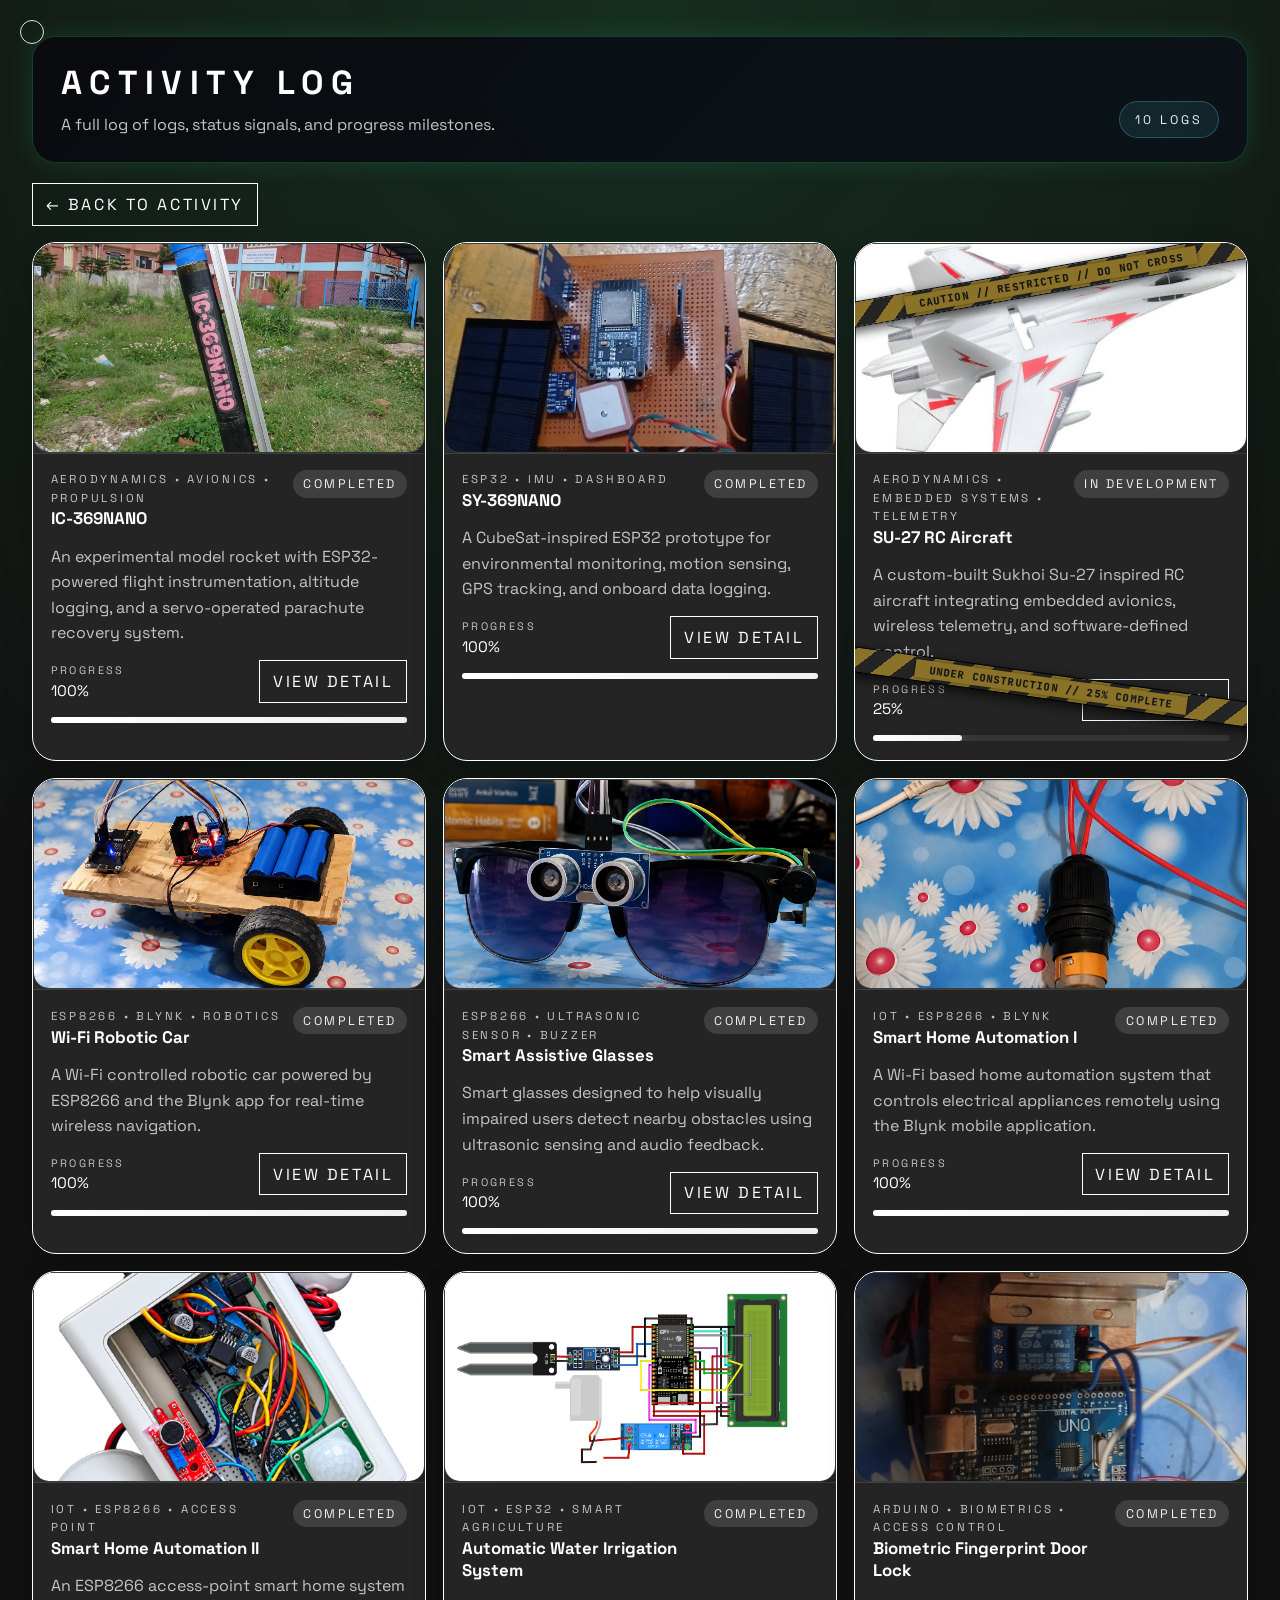
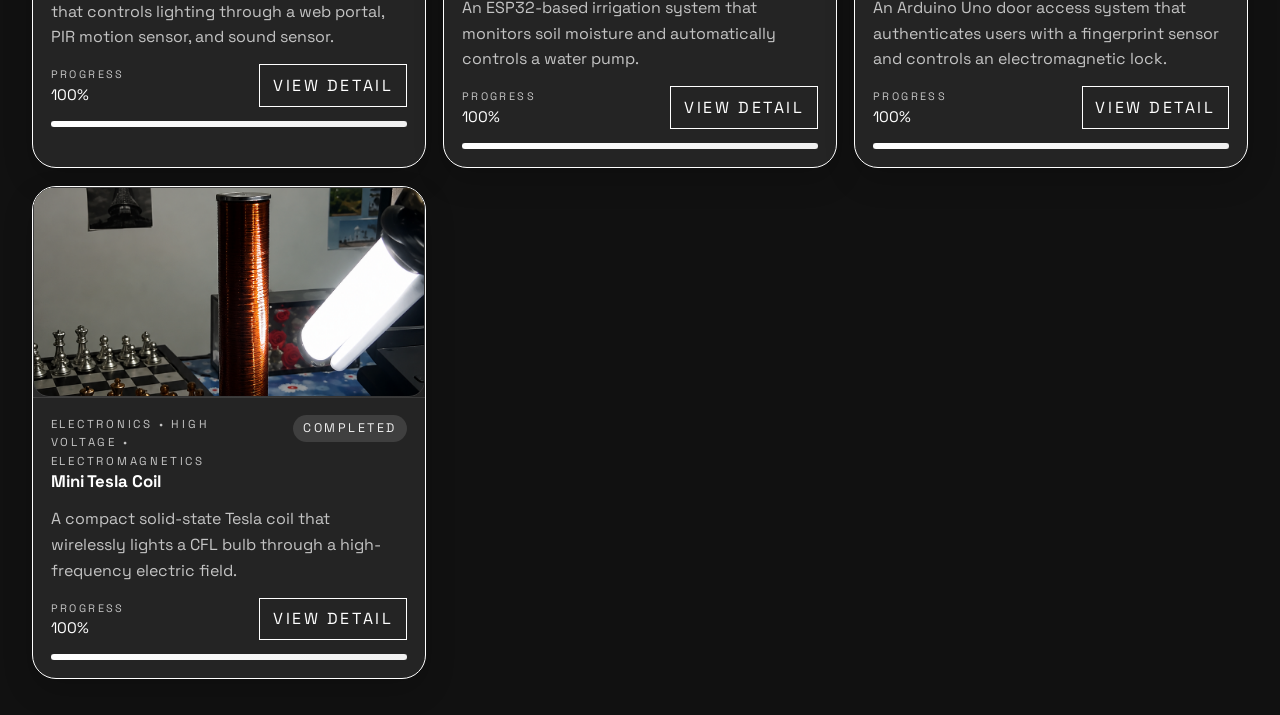
<file: project-archive.html>
<!doctype html>
<html lang="en">
  <head>
    <meta charset="utf-8" />
    <meta name="viewport" content="width=device-width, initial-scale=1.0" />
    <title>Project Archive — Activity Log</title>
    <link rel="preconnect" href="https://fonts.googleapis.com" />
    <link rel="preconnect" href="https://fonts.gstatic.com" crossorigin />
    <link href="https://fonts.googleapis.com/css2?family=JetBrains+Mono:wght@400;500;700&family=Michroma&family=Orbitron:wght@500;700;800&family=Space+Grotesk:wght@400;500;700&display=swap" rel="stylesheet" />
    <link rel="stylesheet" href="./css/style.css" />
    <link rel="stylesheet" href="./css/animations.css" />
    <link rel="stylesheet" href="./css/cursor.css" />
    <link rel="stylesheet" href="./css/responsive.css" />
    <style>
      body {
        min-height: 100vh;
        padding: 2rem;
        background: radial-gradient(circle at top, rgba(57,255,136,0.12), transparent 44%), var(--bg, #05070a);
      }
      .archive-shell {
        width: min(1480px, 100%);
        max-width: none;
        margin: 0 auto;
        display: grid;
        gap: 1.25rem;
        align-content: start;
        padding: 0.25rem 0;
      }
      .archive-banner {
        border: 1px solid rgba(57,255,136,0.2);
        background: linear-gradient(135deg, rgba(8,10,14,0.95), rgba(12,18,24,0.9));
        padding: 1.5rem 1.75rem;
        box-shadow: 0 0 26px rgba(57,255,136,0.12);
        border-radius: 24px;
        display: flex;
        justify-content: space-between;
        align-items: end;
        gap: 1rem;
        flex-wrap: wrap;
      }
      .archive-banner h1 {
        margin: 0 0 0.45rem;
        font-size: clamp(1.4rem, 2.6vw, 2.15rem);
        color: var(--green);
        letter-spacing: 0.22em;
        text-transform: uppercase;
      }
      .archive-banner p {
        margin: 0;
        color: var(--muted);
        line-height: 1.7;
        max-width: 42rem;
      }
      .archive-banner .archive-pill {
        border: 1px solid rgba(92,225,255,0.26);
        color: var(--cyan);
        padding: 0.6rem 0.95rem;
        border-radius: 999px;
        font-size: 0.78rem;
        letter-spacing: 0.24em;
        text-transform: uppercase;
        background: rgba(92,225,255,0.09);
      }
      .archive-page {
        display: grid;
        gap: 1rem;
      }
      .archive-grid {
        display: grid;
        grid-template-columns: repeat(3, minmax(0, 1fr));
        gap: 1.1rem;
        align-items: start;
        width: 100%;
      }
      @media (max-width: 1200px) {
        .archive-grid { grid-template-columns: repeat(2, minmax(0, 1fr)); }
      }
      @media (max-width: 820px) {
        body { padding: 1rem; }
        .archive-grid { grid-template-columns: repeat(2, minmax(0, 1fr)); }
      }
      @media (max-width: 620px) {
        body { padding: 0.9rem; }
        .archive-grid { grid-template-columns: 1fr; }
      }
    </style>
  </head>
  <body>
    <div class="cursor" aria-hidden="true"></div>
    <div class="archive-shell">
      <div class="archive-banner">
        <div>
          <h1>Activity Log</h1>
          <p>A full log of logs, status signals, and progress milestones.</p>
        </div>
        <div class="archive-pill">10 Logs</div>
      </div>
      <div id="projects-grid" class="archive-container"></div>
    </div>
    <div id="modal-root" class="modal-root" aria-hidden="true">
      <div class="modal-card">
        <button class="modal-close" id="modal-close">×</button>
        <div id="modal-content"></div>
      </div>
    </div>
    <script type="module" src="./js/projects.js"></script>
    <script type="module" src="./js/archive-cursor.js"></script>
  </body>
</html>
</file>
<file: css/style.css>
:root {
  --bg: #111111;
  --panel: #242424;
  --panel-raised: #2c2c2c;
  --border: #ffffff;
  --green: #ffffff;
  --cyan: #f0f0f0;
  --text: #ffffff;
  --muted: #c4c4c4;
  --amber: #d0d0d0;
  --shadow: 0 16px 36px rgba(0, 0, 0, 0.24);
}

* { box-sizing: border-box; }
html, body { margin: 0; min-height: 100%; background: var(--bg); color: var(--text); font-family: 'Space Grotesk', sans-serif; overflow-x: hidden; }
body { position: relative; }
img { max-width: 100%; display: block; }
a { color: inherit; text-decoration: none; }
button, input, textarea { font: inherit; }
button { cursor: none; }

.screen,
.app-shell,
.footer,
.modal-root,
.transition-overlay {
  position: relative;
  z-index: 2;
}

.screen {
  min-height: 100vh;
  display: grid;
  place-items: center;
  padding: 2rem;
  transition: opacity 0.5s ease, transform 0.5s ease;
}

.screen.hidden {
  opacity: 0;
  pointer-events: none;
  transform: scale(0.98);
}

.boot-screen {
  background: var(--bg);
}

.boot-shell {
  width: min(720px, 100%);
  display: flex;
  justify-content: center;
  align-items: center;
  text-align: center;
}

.boot-title,
.boot-output,
.enter-button,
.module-title,
.top-bar,
.eyebrow,
.label,
.profile-name,
.footer a,
.nav-item,
.tab,
.contact-button,
.copy-button,
.modal-close,
.status-pill {
  font-family: 'Orbitron', sans-serif;
}

.boot-title {
  font-size: 0.9rem;
  letter-spacing: 0.4em;
  color: var(--green);
  margin-bottom: 1.5rem;
}

.boot-output {
  min-height: 220px;
  width: 100%;
  display: grid;
  place-items: center;
  font-family: 'JetBrains Mono', monospace;
  color: var(--cyan);
  line-height: 1.7;
  font-size: 1rem;
}

.blink {
  display: inline-block;
  animation: blink 0.95s steps(1) infinite;
  color: var(--green);
}

.boot-progress {
  margin-top: 1rem;
  height: 8px;
  background: rgba(255, 255, 255, 0.08);
  overflow: hidden;
  border: 1px solid rgba(255, 255, 255, 0.15);
}

#boot-progress-bar {
  width: 0;
  height: 100%;
  background: linear-gradient(90deg, var(--green), var(--cyan));
  box-shadow: 0 0 18px var(--green);
  transition: width 0.1s linear;
}

.landing-shell {
  display: grid;
  place-items: center;
  gap: 1.2rem;
  text-align: center;
  max-width: 780px;
  width: 100%;
}

.landing-panel {
  display: flex;
  flex-direction: column;
  align-items: center;
  gap: 1.2rem;
  padding: 1.7rem 1.5rem;
  border: 1px solid var(--border);
  background: var(--panel);
  box-shadow: var(--shadow);
  border-radius: 28px;
  width: min(100%, 560px);
}

.landing-screen.is-transitioning .landing-panel {
  background: transparent;
  border-color: transparent;
  box-shadow: none;
}

.landing-screen.is-transitioning .landing-quote,
.landing-screen.is-transitioning .landing-content {
  opacity: 0;
  pointer-events: none;
}

.landing-media {
  display: flex;
  justify-content: center;
  width: 100%;
}

.landing-media .portrait-frame {
  margin: 0 auto;
  width: min(280px, 74vw);
}

.landing-content {
  display: grid;
  gap: 0.95rem;
  justify-items: center;
}

.landing-quote {
  margin: 0;
  font-family: 'JetBrains Mono', monospace;
  font-size: clamp(1.8rem, 3.5vw, 3rem);
  color: var(--green);
  letter-spacing: normal;
  text-transform: uppercase;
  font-weight: 700;
  line-height: 1.15;
}

.portrait-frame {
  position: relative;
  width: min(280px, 72vw);
  aspect-ratio: 1;
  display: grid;
  place-items: center;
  border-radius: 50%;
  border: none;
  background: radial-gradient(circle, rgba(196, 196, 196, 0.06), transparent 70%);
  box-shadow: inset 0 0 48px rgba(196, 196, 196, 0.05), 0 0 24px rgba(196, 196, 196, 0.06);
  animation: drift 7s ease-in-out infinite;
}

.portrait {
  width: 66%;
  aspect-ratio: 1;
  object-fit: cover;
  border-radius: 50%;
  border: 1px solid rgba(255, 255, 255, 0.16);
  background: rgba(0, 0, 0, 0.2);
  box-shadow: 0 0 30px rgba(255, 255, 255, 0.12);
}

.portrait-glow {
  position: absolute;
  inset: 10%;
  border-radius: 50%;
  border: none;
  pointer-events: none;
}

.orbit {
  position: absolute;
  inset: 0;
  border-radius: 50%;
  border: 2px solid rgba(255, 255, 255, 0.18);
  pointer-events: none;
}

.orbit-outer {
  inset: -4%;
  border-color: rgba(232, 232, 232, 0.42) transparent rgba(232, 232, 232, 0.42) transparent;
  animation: spin 8s ease-in-out infinite alternate;
}

.orbit-inner {
  inset: 4%;
  border-color: transparent rgba(196, 196, 196, 0.36) transparent rgba(196, 196, 196, 0.36);
  animation: spin 8s ease-in-out infinite alternate-reverse;
}

.handle {
  font-size: clamp(1.05rem, 2vw, 1.35rem);
  letter-spacing: 0.3em;
  color: var(--text);
  margin-top: 0.2rem;
}

.enter-button {
  border: 1px solid var(--green);
  background: transparent;
  color: var(--text);
  padding: 1rem 2rem;
  letter-spacing: 0.2em;
  text-transform: uppercase;
  position: relative;
  overflow: hidden;
  transition: transform 220ms ease, box-shadow 220ms ease, border-color 220ms ease;
}

.enter-button:hover {
  transform: translateY(-3px);
  box-shadow: 0 0 25px rgba(255, 255, 255, 0.25);
  border-color: var(--cyan);
}

.enter-button::before {
  content: '';
  position: absolute;
  inset: 0;
  transform: translateX(-100%);
  background: linear-gradient(90deg, transparent, rgba(255, 255, 255, 0.16), transparent);
  transition: transform 420ms ease;
}

.enter-button:hover::before {
  transform: translateX(100%);
}

.landing-subtitle {
  color: var(--muted);
  letter-spacing: 0.25em;
  text-transform: uppercase;
}

.app-shell {
  min-height: 100vh;
  padding: 1rem 1rem 7rem;
}

.top-bar {
  display: flex;
  align-items: center;
  justify-content: space-between;
  padding: 1rem 1.25rem;
  border: 1px solid var(--border);
  background: var(--panel-raised);
  backdrop-filter: blur(16px);
  position: sticky;
  top: 1rem;
  z-index: 4;
  border-radius: 18px;
}

.top-bar__left,
.top-bar__right,
.top-bar__center {
  display: flex;
  align-items: center;
  gap: 0.75rem;
}

.top-bar__left {
  flex: 1;
}

.top-bar__file {
  display: flex;
  align-items: center;
  gap: 0.5rem;
}

.top-bar__center {
  flex-direction: column;
  justify-content: center;
  flex: 1 0 0;
  gap: 0.2rem;
}

.top-bar__right {
  justify-content: flex-end;
  flex: 1;
}

.label,
.eyebrow {
  color: var(--muted);
  letter-spacing: 0.18em;
  text-transform: uppercase;
  font-size: 0.75rem;
}

.module-title {
  font-size: 0.95rem;
  letter-spacing: 0.22em;
  color: var(--green);
  transition: opacity 0.32s ease, transform 0.32s ease;
}

.module-title.is-switching {
  animation: title-flicker 0.45s ease;
}

.dock-toggle {
  display: grid;
  place-items: center;
  width: 1.5rem;
  height: 1rem;
  padding: 0;
  border: 0;
  background: transparent;
  color: var(--muted);
  cursor: pointer;
  transition: color 180ms ease, transform 180ms ease;
}

.dock-toggle:hover,
.dock-toggle.active {
  color: var(--text);
}

.dock-toggle.active svg {
  transform: rotate(180deg);
}

.dock-toggle svg {
  width: 16px;
  height: 16px;
  fill: none;
  stroke: currentColor;
  stroke-width: 2;
  stroke-linecap: round;
  stroke-linejoin: round;
  transition: transform 180ms ease;
}

.status-pill {
  border: 1px solid rgba(255, 255, 255, 0.2);
  padding: 0.5rem 0.8rem;
  border-radius: 999px;
  display: inline-flex;
  align-items: center;
  gap: 0.45rem;
  color: var(--green);
}

.status-dot {
  width: 0.65rem;
  height: 0.65rem;
  background: #79a88a;
  border-radius: 50%;
  box-shadow: 0 0 10px rgba(121, 168, 138, 0.55);
  animation: pulse 1.7s ease-in-out infinite;
}

.module-dock {
  position: fixed;
  left: 50%;
  bottom: max(1rem, env(safe-area-inset-bottom));
  z-index: 9999;
  display: flex;
  align-items: center;
  justify-content: center;
  gap: 0.5rem;
  width: max-content;
  max-width: calc(100vw - 1.5rem);
  padding: 0.6rem;
  overflow-x: auto;
  border: 1px solid #ffffff;
  border-radius: 20px;
  background: rgba(36, 36, 36, 0.94);
  box-shadow: 0 16px 40px rgba(0, 0, 0, 0.5);
  backdrop-filter: blur(18px);
  opacity: 0;
  pointer-events: none;
  transform: translate(-50%, calc(100% + 2rem));
  transition: transform 260ms cubic-bezier(0.2, 0.8, 0.2, 1), opacity 200ms ease;
}

.module-dock.open {
  opacity: 1;
  pointer-events: auto;
  transform: translate(-50%, 0);
}

.nav-item {
  flex: 0 0 48px;
  display: grid;
  place-items: center;
  width: 48px;
  height: 48px;
  padding: 0;
  border: 1px solid transparent;
  border-radius: 14px;
  background: transparent;
  color: var(--text);
  transition: background 180ms ease, border-color 180ms ease, color 180ms ease, transform 180ms ease;
}

.nav-item svg {
  width: 30px;
  height: 30px;
  fill: none;
  stroke: currentColor;
  stroke-width: 1.7;
  stroke-linecap: round;
  stroke-linejoin: round;
}

.nav-item:hover,
.nav-item.active {
  background: rgba(255, 255, 255, 0.1);
  border-color: #ffffff;
  color: var(--green);
  transform: translateY(-4px);
}

.nav-item--muted {
  color: var(--muted);
}

.module-dock::-webkit-scrollbar {
  display: none;
}

.module-dock {
  scrollbar-width: none;
}

.nav-item:focus-visible,
.dock-toggle:focus-visible {
  outline: 2px solid #ffffff;
  outline-offset: 3px;
}

.dock-divider {
  align-self: stretch;
  width: 1px;
  margin: 0.3rem 0.1rem;
  background: rgba(255, 255, 255, 0.45);
}

.content-shell {
  padding-top: 1.25rem;
  display: grid;
}

.module {
  display: none;
  min-width: 0;
  animation: module-arrive 380ms cubic-bezier(0.2, 0.75, 0.25, 1);
}

.module.active { display: block; }

.module-header {
  display: flex;
  justify-content: space-between;
  align-items: end;
  gap: 1rem;
  margin: 1rem 0 1.3rem;
}

.module-header h2 {
  margin: 0.2rem 0 0;
  font-size: clamp(1.35rem, 2.4vw, 1.85rem);
  color: var(--green);
  letter-spacing: 0.12em;
  text-transform: uppercase;
}

.module-copy {
  color: #c7c7c7;
  max-width: 28rem;
  line-height: 1.6;
  font-size: 0.95rem;
  text-align: right;
  margin: 0;
  padding: 0 0 0.25rem;
  align-self: flex-end;
}

.projects-grid,
.archive-grid {
  display: grid;
  gap: 1rem;
  align-items: stretch;
}

.projects-grid {
  grid-template-columns: repeat(3, minmax(0, 1fr));
}

.archive-grid {
  grid-template-columns: repeat(3, minmax(0, 1fr));
}

.project-card,
.profile-card,
.network-card,
.habit-card,
.modal-card {
  border: 1px solid var(--border);
  background: var(--panel);
  box-shadow: 0 12px 30px rgba(0, 0, 0, 0.18);
}

.project-card {
  padding: 0;
  display: flex;
  flex-direction: column;
  gap: 0;
  min-height: clamp(340px, 30vw, 420px);
  height: 100%;
  width: 100%;
  overflow: hidden;
  border-radius: 24px;
  transition: transform 220ms ease, border-color 220ms ease, box-shadow 220ms ease;
}

/* Crime Scene / Caution Tape Styling for SU-27 RC Aircraft */
.crime-tape-card {
  position: relative;
  overflow: hidden;
  border: 1px solid #ffffff !important;
  box-shadow: 0 12px 30px rgba(0, 0, 0, 0.2) !important;
}

.crime-tape-overlay {
  position: absolute;
  inset: 0;
  pointer-events: none;
  z-index: 10;
  overflow: hidden;
}

.crime-tape {
  position: absolute;
  width: 140%;
  left: -20%;
  background: repeating-linear-gradient(
    -45deg,
    #8a7228,
    #8a7228 14px,
    #242424 14px,
    #242424 28px
  );
  box-shadow: 0 4px 12px rgba(0, 0, 0, 0.7);
  display: flex;
  align-items: center;
  justify-content: center;
  padding: 3px 0;
  border-top: 1px solid #000000;
  border-bottom: 1px solid #000000;
}

.crime-tape-label {
  background: #8a7228;
  color: #171717;
  font-family: 'JetBrains Mono', monospace, sans-serif;
  font-weight: 900;
  font-size: 0.65rem;
  letter-spacing: 0.12em;
  text-transform: uppercase;
  padding: 2px 14px;
  box-shadow: 0 0 4px rgba(0, 0, 0, 0.5);
  white-space: nowrap;
}

.crime-tape.tape-1 {
  top: 24px;
  transform: rotate(-10deg);
}

.crime-tape.tape-2 {
  bottom: 60px;
  transform: rotate(8deg);
}

.project-card__image {
  border-bottom: 1px solid rgba(255, 255, 255, 0.08);
  background: linear-gradient(135deg, #303030, #222222);
}

.project-card__image img {
  width: 100%;
  height: clamp(150px, 22vw, 210px);
  object-fit: cover;
  display: block;
}

.project-card__body {
  display: flex;
  flex-direction: column;
  gap: 0.9rem;
  padding: 1.05rem 1.1rem 1.15rem;
  flex: 1;
}

.project-card__header {
  display: flex;
  justify-content: space-between;
  align-items: flex-start;
  gap: 0.75rem;
}

.project-eyebrow {
  margin: 0 0 0.25rem;
  font-size: 0.72rem;
  letter-spacing: 0.24em;
  text-transform: uppercase;
  color: var(--cyan);
}

.project-metrics {
  display: flex;
  justify-content: space-between;
  align-items: center;
  gap: 0.75rem;
  flex-wrap: wrap;
}

.metric {
  display: flex;
  flex-direction: column;
  gap: 0.2rem;
}

.metric-label {
  font-size: 0.68rem;
  letter-spacing: 0.22em;
  text-transform: uppercase;
  color: var(--muted);
}

.metric-value {
  font-size: 0.95rem;
  color: var(--green);
}

.status-chip {
  display: inline-flex;
  align-items: center;
  gap: 0.35rem;
  padding: 0.35rem 0.65rem;
  border-radius: 999px;
  background: rgba(255, 255, 255, 0.12);
  color: var(--cyan);
  font-size: 0.74rem;
  letter-spacing: 0.2em;
  text-transform: uppercase;
  white-space: nowrap;
}

.status-chip--live {
  background: rgba(255, 255, 255, 0.16);
  color: var(--green);
}

.status-chip--review {
  background: rgba(255, 255, 255, 0.16);
  color: var(--amber);
}

.archive-page {
  display: grid;
  gap: 1rem;
}

.archive-page__header {
  display: flex;
  justify-content: flex-start;
}

.archive-grid {
  display: grid;
  grid-template-columns: repeat(3, minmax(0, 1fr));
  gap: 1rem;
}

.project-card--compact {
  min-height: 320px;
}

.project-image {
  width: 100%;
  height: clamp(140px, 20vw, 180px);
  object-fit: cover;
  border-radius: 16px;
  border: 1px solid rgba(255, 255, 255, 0.08);
}

.project-card:hover {
  transform: translateY(-5px);
  border-color: #ffffff;
  box-shadow: 0 18px 36px rgba(0, 0, 0, 0.32);
}

.project-card h3 {
  margin: 0;
  color: var(--text);
  font-size: 1.05rem;
}

.project-card p,
.profile-content p,
.signal-details p,
.footer p,
.footer li,
.modal-card p {
  color: var(--muted);
  line-height: 1.6;
  margin: 0;
}

.status-chip {
  display: inline-flex;
  align-items: center;
  gap: 0.4rem;
  font-size: 0.78rem;
  letter-spacing: 0.2em;
  text-transform: uppercase;
  color: var(--cyan);
}

.progress-track {
  width: 100%;
  height: 6px;
  background: rgba(255, 255, 255, 0.08);
  overflow: hidden;
  position: relative;
}

.progress-fill {
  height: 100%;
  width: 0;
  background: linear-gradient(90deg, var(--green), var(--cyan));
  border-radius: 999px;
  box-shadow: 0 0 14px rgba(255, 255, 255, 0.3);
  transition: width 650ms cubic-bezier(.32,1.58,.57,1);
}

.project-top {
  display: flex;
  justify-content: space-between;
  align-items: start;
  gap: 1rem;
  flex-wrap: wrap;
}

.project-actions {
  display: flex;
  justify-content: space-between;
  align-items: center;
  margin-top: auto;
  gap: 0.75rem;
  flex-wrap: wrap;
}

.secondary-button,
.contact-button,
.copy-button,
.modal-close {
  border: 1px solid #ffffff;
  color: var(--text);
  background: transparent;
  padding: 0.6rem 0.8rem;
  letter-spacing: 0.16em;
  text-transform: uppercase;
  transition: background 220ms ease, transform 220ms ease, border-color 220ms ease;
}

.secondary-button:hover,
.contact-button:hover,
.copy-button:hover,
.modal-close:hover {
  background: rgba(255, 255, 255, 0.12);
  border-color: rgba(255, 255, 255, 0.35);
  transform: translateY(-2px);
}

.project-card--expand {
  grid-column: 1 / -1;
  align-items: flex-start;
  max-height: 0;
  overflow: hidden;
  opacity: 0;
  padding-top: 0;
  padding-bottom: 0;
  transition: max-height 420ms ease, opacity 420ms ease, padding 420ms ease;
}

.project-card--expand.open {
  max-height: 420px;
  opacity: 1;
  padding-top: 1rem;
  padding-bottom: 1rem;
}

.secondary-card {
  grid-column: 1 / -1;
}

.profile-grid {
  display: grid;
  gap: 1rem;
}

.profile-card--hero {
  display: grid;
  grid-template-columns: minmax(240px, 320px) 1fr;
  gap: 1.25rem;
  padding: 1rem;
  min-height: 560px;
}

.profile-photo {
  width: 100%;
  border-radius: 24px;
  border: 1px solid rgba(255, 255, 255, 0.2);
  box-shadow: 0 0 24px rgba(255, 255, 255, 0.08);
}

.profile-name {
  font-size: 1.25rem;
  letter-spacing: 0.2em;
  margin: 0 0 0.35rem;
  color: var(--green);
}

.profile-subtitle {
  margin: 0 0 1rem;
  color: var(--muted);
  letter-spacing: 0.22em;
  text-transform: uppercase;
}

.profile-tabs {
  display: flex;
  flex-wrap: wrap;
  gap: 0.7rem;
  margin-bottom: 1rem;
}

.tab {
  border: 1px solid rgba(255, 255, 255, 0.75);
  background: transparent;
  color: var(--text);
  padding: 0.55rem 0.7rem;
  letter-spacing: 0.14em;
  text-transform: uppercase;
}

.tab.active {
  color: var(--green);
  border-color: #ffffff;
}

.profile-content {
  min-height: 140px;
  margin-bottom: 1rem;
}

.profile-socials {
  display: flex;
  flex-wrap: wrap;
  gap: 0.6rem;
  margin-bottom: 1rem;
}

.profile-socials a {
  padding: 0.4rem 0.6rem;
  border: 1px solid rgba(255, 255, 255, 0.75);
  color: var(--cyan);
  font-size: 0.8rem;
  letter-spacing: 0.14em;
  text-transform: uppercase;
}

.certifications-card {
  padding: 1rem;
}

.module-header--compact {
  margin: 0 0 0.8rem;
}

.cert-list {
  display: grid;
  gap: 0.9rem;
}

.cert-item {
  border: 1px solid var(--border);
  padding: 0.95rem;
  background: var(--panel-raised);
  display: grid;
  gap: 0.7rem;
  border-radius: 20px;
  box-shadow: 0 10px 24px rgba(0, 0, 0, 0.16);
  transition: transform 220ms ease, border-color 220ms ease, box-shadow 220ms ease;
}

.cert-item:hover {
  transform: translateY(-3px);
  border-color: rgba(255, 255, 255, 0.35);
  box-shadow: 0 0 18px rgba(255, 255, 255, 0.12);
}

.cert-item img {
  width: 100%;
  height: 140px;
  object-fit: cover;
  border-radius: 16px;
  border: 1px solid rgba(255, 255, 255, 0.08);
}

.cert-content {
  display: grid;
  gap: 0.35rem;
}

.cert-content strong {
  color: var(--green);
  font-size: 0.95rem;
}

.cert-content p {
  margin: 0;
  color: var(--muted);
  line-height: 1.5;
}

.cert-view {
  width: max-content;
  padding: 0.55rem 0.8rem;
}

.network-card {
  display: grid;
  grid-template-columns: 1.1fr 0.8fr;
  gap: 1rem;
  padding: 1.25rem;
}

.signal-stack {
  display: grid;
  gap: 1rem;
}

.relay-form {
  display: grid;
  gap: 0.9rem;
  padding: 1rem;
  border: 1px solid #ffffff;
  background: linear-gradient(135deg, rgba(6, 6, 6, 0.96), rgba(12, 12, 12, 0.94));
  border-radius: 20px;
  box-shadow: inset 0 0 20px rgba(255, 255, 255, 0.04);
}

.relay-form label {
  display: grid;
  gap: 0.4rem;
  color: var(--muted);
  font-size: 0.85rem;
  text-transform: uppercase;
  letter-spacing: 0.16em;
}

.relay-form input,
.relay-form textarea {
  width: 100%;
  border: 1px solid rgba(255, 255, 255, 0.75);
  border-radius: 14px;
  background: rgba(0, 0, 0, 0.72);
  color: var(--text);
  padding: 0.8rem 0.95rem;
  outline: none;
  box-shadow: inset 0 0 0 1px rgba(255, 255, 255, 0.02);
  transition: border-color 220ms ease, box-shadow 220ms ease, background 220ms ease;
}

.relay-form input:focus,
.relay-form textarea:focus {
  border-color: rgba(255, 255, 255, 0.45);
  box-shadow: 0 0 0 2px rgba(255, 255, 255, 0.16);
  background: rgba(0, 0, 0, 0.9);
}

.relay-form textarea {
  min-height: 110px;
  resize: vertical;
}

.network-core {
  position: relative;
  min-height: 420px;
  border: 1px dashed rgba(255, 255, 255, 0.8);
  border-radius: 32px;
  background: radial-gradient(circle, rgba(255, 255, 255, 0.08), transparent 60%);
}

.signal-links {
  position: absolute;
  inset: 0;
  width: 100%;
  height: 100%;
  overflow: visible;
  pointer-events: none;
}

.signal-link {
  fill: none;
  stroke: #79b990;
  stroke-width: 1.4;
  stroke-dasharray: 2 2.5;
  opacity: 0.68;
  vector-effect: non-scaling-stroke;
  animation: signal-flow 5s linear infinite;
}

.signal-link-linkedin { animation-delay: -1.25s; }
.signal-link-instagram { animation-delay: -2.5s; }
.signal-link-facebook { animation-delay: -3.75s; }
.signal-link-youtube { animation-delay: -0.8s; }
.signal-link-x { animation-delay: -3.2s; }

.signal-endpoint {
  fill: #79b990;
  filter: drop-shadow(0 0 2px rgba(121, 185, 144, 0.8));
}

.satellite-art {
  position: absolute;
  z-index: 1;
  top: 50%;
  left: 50%;
  width: clamp(154px, 19vw, 196px);
  aspect-ratio: 1;
  transform: translate(-50%, -50%);
  perspective: 620px;
  perspective-origin: 50% 46%;
  pointer-events: none;
  filter: drop-shadow(0 0 12px rgba(121, 185, 144, 0.2));
}

.satellite-orbit {
  position: absolute;
  inset: 14%;
  border: 1px dashed rgba(121, 185, 144, 0.7);
  border-radius: 50%;
  transform: rotateX(68deg) rotateZ(-20deg);
}

.satellite-spin {
  position: absolute;
  inset: 0;
  transform-style: preserve-3d;
  animation: satellite-spin 36s linear infinite;
}

.satellite-boom {
  position: absolute;
  top: 49%;
  left: 50%;
  width: 24%;
  height: 3px;
  border: 1px solid #79b990;
  border-radius: 3px;
  background: linear-gradient(180deg, #a4d5b3, #263c2e 55%, #101713);
  transform: translateY(-50%) translateZ(4px);
  transform-style: preserve-3d;
}

.satellite-boom--left {
  transform: translate(-100%, -50%) translateZ(4px);
}

.satellite-boom--right {
  transform: translateY(-50%) translateZ(4px);
}

.satellite-array {
  position: absolute;
  top: 32%;
  left: 3%;
  width: 28%;
  height: 36%;
  display: grid;
  grid-template-columns: repeat(3, 1fr);
  grid-template-rows: repeat(4, 1fr);
  gap: 2px;
  padding: 3px;
  border: 1px solid #79b990;
  border-radius: 3px;
  background: #79b990;
  box-shadow: inset 0 0 0 1px rgba(4, 10, 6, 0.8), 0 0 8px rgba(121, 185, 144, 0.2);
  transform: rotateY(10deg) rotateX(5deg) translateZ(3px);
  transform-style: preserve-3d;
}

.satellite-array--right {
  left: auto;
  right: 3%;
  transform: rotateY(-10deg) rotateX(5deg) translateZ(3px);
}

.satellite-array i {
  border: 1px solid rgba(121, 185, 144, 0.8);
  border-radius: 1px;
  background: linear-gradient(135deg, #24382b 0%, #101713 55%, #344d3a 100%);
  box-shadow: inset 0 0 4px rgba(121, 185, 144, 0.22);
}

.satellite-bus {
  position: absolute;
  top: 50%;
  left: 50%;
  width: 31%;
  height: 29%;
  transform: translate(-50%, -50%) translateZ(7px);
  transform-style: preserve-3d;
}

.satellite-face {
  position: absolute;
  display: grid;
  place-items: center;
  border: 1px solid #79b990;
  background: linear-gradient(145deg, #29362d, #111713 68%, #344337);
  box-shadow: inset 0 0 8px rgba(121, 185, 144, 0.13);
  backface-visibility: visible;
}

.satellite-face--front,
.satellite-face--back {
  inset: 0;
  transform: translateZ(15px);
}

.satellite-face--back { transform: rotateY(180deg) translateZ(15px); }
.satellite-face--right,
.satellite-face--left {
  top: 0;
  left: 50%;
  width: 30px;
  height: 100%;
  transform: translateX(-50%) rotateY(90deg) translateZ(15px);
}

.satellite-face--left { transform: translateX(-50%) rotateY(-90deg) translateZ(15px); }
.satellite-face--top,
.satellite-face--bottom {
  top: 50%;
  left: 0;
  width: 100%;
  height: 30px;
  transform: translateY(-50%) rotateX(90deg) translateZ(15px);
}

.satellite-face--bottom { transform: translateY(-50%) rotateX(-90deg) translateZ(15px); }

.satellite-indicator {
  width: 8px;
  height: 8px;
  border: 1px solid #a4d5b3;
  border-radius: 50%;
  background: #79b990;
  box-shadow: 0 0 9px rgba(121, 185, 144, 0.85);
}

.satellite-port {
  position: absolute;
  right: 6px;
  bottom: 6px;
  width: 8px;
  height: 4px;
  border: 1px solid rgba(164, 213, 179, 0.8);
  border-radius: 2px;
}

.satellite-mast {
  position: absolute;
  top: 20%;
  left: 55%;
  width: 2px;
  height: 19%;
  border: 1px solid #79b990;
  background: linear-gradient(90deg, #25382b, #9dceac);
  transform: translateZ(8px) rotate(24deg);
  transform-origin: bottom;
}

.satellite-dish {
  position: absolute;
  top: 7%;
  left: 53%;
  width: 24%;
  aspect-ratio: 1;
  border: 2px solid #79b990;
  border-radius: 50%;
  background: radial-gradient(ellipse at 38% 35%, #45694e 0%, #1b2b20 42%, #0c120e 75%);
  box-shadow: inset -5px -5px 8px rgba(0, 0, 0, 0.55), 0 0 8px rgba(121, 185, 144, 0.22);
  transform: rotateX(54deg) rotateY(-18deg) translateZ(12px);
  transform-style: preserve-3d;
}

.satellite-dish::after {
  position: absolute;
  top: 50%;
  left: 50%;
  width: 34%;
  height: 34%;
  border: 1px solid #a4d5b3;
  border-radius: 50%;
  background: #79b990;
  box-shadow: 0 0 6px rgba(121, 185, 144, 0.8);
  content: '';
  transform: translate(-50%, -50%) translateZ(8px);
}

.satellite-dish span {
  position: absolute;
  inset: 50% auto auto 50%;
  width: 1px;
  height: 40%;
  background: #a4d5b3;
  transform: translate(-50%, -50%) translateZ(3px);
}

.signal-node {
  position: absolute;
  min-width: 86px;
  height: 58px;
  border-radius: 999px;
  border: 1px solid #ffffff;
  background: rgba(7, 7, 7, 0.95);
  color: var(--cyan);
  display: grid;
  place-items: center;
  padding: 0 0.8rem;
  transform: translate(-50%, -50%);
  transition: transform 220ms ease, box-shadow 220ms ease;
  font-size: 0.8rem;
  letter-spacing: 0.14em;
  text-transform: uppercase;
}

.signal-node:hover {
  transform: translate(-50%, -50%) scale(1.06);
  box-shadow: 0 0 18px rgba(255, 255, 255, 0.2);
}

.node-github { top: 28%; left: 30%; }
.node-linkedin { top: 22%; left: 72%; }
.node-instagram { top: 72%; left: 74%; }
.node-facebook { top: 75%; left: 28%; }
.node-youtube { top: 16%; left: 50%; }
.node-x { top: 84%; left: 50%; }

.signal-details {
  align-self: center;
  padding: 1.2rem;
  border: 1px solid var(--border);
  background: rgba(255, 255, 255, 0.03);
  display: grid;
  gap: 0.5rem;
}

.signal-details .link-button {
  display: inline-flex;
  justify-content: center;
  width: fit-content;
  margin-top: 0.25rem;
}

.signal-details h3 {
  color: var(--green);
  margin: 0 0 0.6rem;
}

.copy-button {
  margin-top: 0.4rem;
  border-radius: 999px;
  padding: 0.75rem 1rem;
  background: linear-gradient(90deg, rgba(255, 255, 255, 0.16), rgba(255, 255, 255, 0.12));
  border: 1px solid #ffffff;
}

.flashback-shell {
  width: 100%;
  min-width: 0;
  margin-top: 0.5rem;
}

.flashback-gallery {
  width: 100%;
  min-width: 0;
  max-width: 100%;
  min-height: min(68vh, 700px);
  display: grid;
  grid-template-columns: repeat(auto-fill, minmax(125px, 1fr));
  grid-auto-rows: 44px;
  grid-auto-flow: dense;
  align-content: start;
  align-items: stretch;
  gap: 0.8rem;
  border: 1px solid var(--border);
  border-radius: 24px;
  background: var(--panel);
  padding: 1rem;
}

.flashback-card {
  position: relative;
  grid-row: span var(--tile-rows, 4);
  display: block;
  width: 100%;
  margin: 0;
  padding: 0;
  border-radius: 16px;
  overflow: hidden;
  border: 1px solid #ffffff;
  background: var(--panel-raised);
  color: inherit;
  cursor: pointer;
  box-shadow: 0 16px 36px rgba(0, 0, 0, 0.32);
  transform: rotate(var(--tile-tilt, 0deg));
  transition: transform 180ms ease, box-shadow 180ms ease;
}

.flashback-card:hover {
  z-index: 1;
  transform: rotate(0deg) scale(1.04);
  box-shadow: 0 20px 42px rgba(0, 0, 0, 0.46);
}

.flashback-card img {
  width: 100%;
  height: 100%;
  object-fit: cover;
  background: var(--panel-raised);
  display: block;
}

.flashback-viewer {
  position: fixed;
  inset: 0;
  z-index: 10000;
  display: flex;
  justify-content: center;
  align-items: center;
  padding: 3rem;
  overflow: auto;
  background: rgba(0, 0, 0, 0.9);
  backdrop-filter: blur(8px);
}

.flashback-viewer[hidden] {
  display: none;
}

.flashback-viewer__image {
  display: block;
  max-width: min(100%, 1200px);
  max-height: calc(100vh - 6rem);
  object-fit: contain;
  border: 1px solid rgba(255, 255, 255, 0.4);
  border-radius: 12px;
  box-shadow: 0 20px 60px rgba(0, 0, 0, 0.65);
}

@keyframes signal-flow {
  to { stroke-dashoffset: -18; }
}

@keyframes satellite-spin {
  from { transform: rotateX(-10deg) rotateY(0deg) rotateZ(5deg); }
  to { transform: rotateX(-10deg) rotateY(360deg) rotateZ(5deg); }
}

@media (prefers-reduced-motion: reduce) {
  .module {
    animation: none;
  }

  .habit-quote__text {
    transition: none;
  }

  .signal-link {
    animation: none;
  }

  .satellite-spin { animation: none; transform: rotateX(-8deg) rotateY(-12deg) rotateZ(4deg); }
}

.habits-grid {
  display: grid;
  grid-template-columns: repeat(4, minmax(0, 1fr));
  gap: 1rem;
}

.habit-two-grid {
  display: grid;
  grid-template-columns: repeat(2, minmax(0, 1fr));
  gap: 1rem;
}

.habit-card {
  padding: 1rem;
  display: grid;
  gap: 0.8rem;
  place-items: center;
  min-height: 260px;
  text-align: center;
}

.habit-card--large {
  background: linear-gradient(145deg, #2b2b2b, #222222);
}

.habit-card--night {
  background: linear-gradient(145deg, #202020, #292929);
}

.habit-quote {
  margin: 1.5rem auto 0;
  max-width: 760px;
  min-height: 100px;
  padding: 1rem 1rem 0;
  text-align: center;
}

.habit-quote__text {
  margin: 0;
  color: var(--text);
  font-family: 'JetBrains Mono', monospace;
  font-size: clamp(1rem, 2vw, 1.25rem);
  line-height: 1.6;
  opacity: 0;
  transform: translateY(6px);
  transition: opacity 350ms ease, transform 350ms ease;
}

.habit-quote__text.is-visible {
  opacity: 1;
  transform: translateY(0);
}

.habit-quote__credit {
  margin: 0.8rem 0 0;
  color: var(--muted);
  font-family: 'JetBrains Mono', monospace;
  font-size: 0.8rem;
}

.books-grid {
  display: grid;
  grid-template-columns: repeat(2, minmax(0, 1fr));
  gap: 1rem;
  margin-top: 1rem;
}

.books-grid img {
  width: 100%;
  height: auto;
  border-radius: 8px;
  object-fit: cover;
  border: 1px solid rgba(255, 255, 255, 0.08);
}

.gauge {
  width: 120px;
  height: 120px;
  border-radius: 50%;
  display: grid;
  place-items: center;
  background: conic-gradient(var(--green) 0 var(--value), rgba(255, 255, 255, 0.08) var(--value) 100%);
  position: relative;
}

.gauge::before {
  content: '';
  position: absolute;
  inset: 13px;
  border-radius: 50%;
  background: var(--panel);
}

.gauge span {
  position: relative;
  z-index: 1;
  font-size: 1rem;
  color: var(--text);
}

.ecg-chart {
  width: min(100%, 420px);
  height: 140px;
}

.ecg-chart path {
  fill: none;
  stroke: var(--cyan);
  stroke-width: 2.4;
  stroke-linecap: round;
  filter: drop-shadow(0 0 8px var(--cyan));
}

.footer {
  margin: 0 1rem 1rem;
  padding: 1.25rem;
  border: 1px solid var(--border);
  background: var(--panel);
  border-radius: 26px 26px 0 0;
  display: grid;
  grid-template-columns: repeat(3, minmax(0, 1fr));
  gap: 1rem;
}

.footer ul { list-style: none; padding: 0; margin: 0; display: grid; gap: 0.45rem; }
.footer a[data-module] {
  text-decoration: underline;
  text-decoration-color: rgba(255, 255, 255, 0.38);
  text-decoration-thickness: 1px;
  text-underline-offset: 4px;
}
.footer-socials { display: flex; gap: 0.8rem; flex-wrap: wrap; }
.sr-only {
  position: absolute;
  width: 1px;
  height: 1px;
  padding: 0;
  margin: -1px;
  overflow: hidden;
  clip: rect(0, 0, 0, 0);
  white-space: nowrap;
  border: 0;
}
.footer a:hover { color: var(--green); }
.footer-socials a {
  display: grid;
  place-items: center;
  width: 44px;
  height: 44px;
  border: 1px solid rgba(255, 255, 255, 0.3);
  border-radius: 13px;
  color: var(--green);
  background: linear-gradient(135deg, rgba(255, 255, 255, 0.13), rgba(7, 7, 7, 0.8));
  box-shadow: inset 0 1px rgba(255, 255, 255, 0.14), 0 4px 12px rgba(0, 0, 0, 0.24);
  transition: transform 220ms ease, border-color 220ms ease, box-shadow 220ms ease;
}

.footer-socials a svg {
  width: 22px;
  height: 22px;
  display: block;
}

.footer-socials a:hover {
  transform: translateY(-3px);
  border-color: var(--green);
  background: rgba(255, 255, 255, 0.18);
  box-shadow: 0 8px 22px rgba(0, 0, 0, 0.32), 0 0 18px rgba(255, 255, 255, 0.32);
  color: var(--green);
}


.footer-note {
  grid-column: 1 / -1;
  color: var(--muted);
  border-top: 1px solid rgba(255, 255, 255, 0.08);
  padding-top: 0.8rem;
  text-align: center;
}

.modal-root {
  position: fixed;
  inset: 0;
  display: grid;
  place-items: center;
  padding: 1rem;
  background: rgba(2, 2, 2, 0.7);
  backdrop-filter: blur(10px);
  opacity: 0;
  pointer-events: none;
  transition: opacity 220ms ease;
  z-index: 10;
}

.modal-root.open { opacity: 1; pointer-events: auto; }

.modal-card {
  width: min(800px, 100%);
  max-height: 85vh;
  overflow-y: auto;
  overscroll-behavior: contain;
  padding: 1.25rem;
  border-radius: 24px;
  position: relative;
  transform: scale(0.96);
  transition: transform 220ms ease;
}

.modal-card .project-detail-description {
  width: 100%;
  margin: 0.8rem auto 0;
  text-align: justify;
  line-height: 1.8;
  overflow-wrap: anywhere;
}

.modal-root.open .modal-card { transform: scale(1); }

.modal-card input,
.modal-card textarea {
  width: 100%;
  margin: 0.35rem 0 0.85rem;
  padding: 0.8rem;
  border: 1px solid rgba(255, 255, 255, 0.2);
  background: rgba(255, 255, 255, 0.04);
  color: var(--text);
}

.modal-close {
  position: absolute;
  top: 0.8rem;
  right: 0.8rem;
  width: 34px;
  height: 34px;
  display: grid;
  place-items: center;
  border-radius: 50%;
  padding: 0;
}

.transition-overlay {
  position: fixed;
  inset: 0;
  background: radial-gradient(circle, rgba(255, 255, 255, 0.16) 0%, rgba(7, 7, 7, 0.95) 38%, rgba(7, 7, 7, 1) 100%);
  pointer-events: none;
  opacity: 0;
  transition: opacity 0.4s ease;
  z-index: 9;
}

.transition-overlay.active {
  opacity: 1;
}

.transition-streak {
  position: absolute;
  top: 50%;
  left: -20%;
  width: 140%;
  height: 12px;
  transform: translateY(-50%) rotate(-18deg);
  background: linear-gradient(90deg, transparent, rgba(255, 255, 255, 0.4), rgba(255, 255, 255, 0.95), transparent);
  box-shadow: 0 0 40px rgba(255, 255, 255, 0.5);
  opacity: 0;
  transition: opacity 0.35s ease, left 0.8s cubic-bezier(.2,.9,.2,1);
}

.transition-overlay.active .transition-streak {
  opacity: 1;
  left: -10%;
}

.hidden { display: none !important; }

/* Terminal Card Styling */
.terminal-card {
  border: 1px solid var(--border);
  background: var(--panel-raised);
  border-radius: 16px;
  overflow: hidden;
  box-shadow: 0 10px 30px rgba(0, 0, 0, 0.5), inset 0 0 20px rgba(255, 255, 255, 0.02);
  margin-top: 1rem;
}

.terminal-header {
  background: rgba(255, 255, 255, 0.03);
  padding: 0.6rem 1rem;
  border-bottom: 1px solid rgba(255, 255, 255, 0.05);
  display: flex;
  align-items: center;
  gap: 6px;
}

.terminal-dot {
  width: 10px;
  height: 10px;
  border-radius: 50%;
  display: inline-block;
}

.terminal-dot.red,
.terminal-dot.yellow,
.terminal-dot.green { background: #ffffff; }

.terminal-title {
  margin-left: 10px;
  font-family: 'JetBrains Mono', monospace;
  font-size: 0.75rem;
  color: var(--muted);
  letter-spacing: 0.05em;
}

.terminal-body {
  padding: 1.2rem;
  font-family: 'JetBrains Mono', monospace;
  font-size: 0.85rem;
  line-height: 1.6;
  color: var(--text);
  min-height: 320px;
  max-height: 480px;
  overflow-y: auto;
  display: flex;
  flex-direction: column;
  gap: 0.4rem;
}

.terminal-line {
  white-space: pre-wrap;
}

.terminal-input-line {
  display: flex;
  align-items: center;
  gap: 8px;
  margin-top: 4px;
}

.terminal-prompt {
  color: var(--green);
  font-weight: 700;
}

#terminal-input {
  background: transparent !important;
  border: none !important;
  color: #ffffff !important;
  font-family: 'JetBrains Mono', monospace;
  font-size: 0.85rem;
  outline: none !important;
  flex: 1;
  padding: 0 !important;
  margin: 0 !important;
  box-shadow: none !important;
}
</file>
<file: css/animations.css>
@keyframes spin {
  from { transform: rotate(0deg); }
  to { transform: rotate(360deg); }
}

@keyframes drift {
  0%, 100% { transform: translateY(0px); }
  50% { transform: translateY(-8px); }
}

@keyframes pulse {
  0%, 100% { transform: scale(1); opacity: 1; }
  50% { transform: scale(1.25); opacity: 0.7; }
}

@keyframes fadeSlide {
  from { opacity: 0; transform: translateY(8px); }
  to { opacity: 1; transform: translateY(0); }
}

@keyframes module-arrive {
  from { opacity: 0; transform: translateY(12px) scale(0.99); filter: blur(2px); }
  to { opacity: 1; transform: translateY(0) scale(1); filter: blur(0); }
}

@keyframes title-flicker {
  0%, 100% { opacity: 1; transform: translateY(0); }
  25% { opacity: 0.5; transform: translateY(-2px); }
  50% { opacity: 0.95; transform: translateY(3px); }
  75% { opacity: 0.6; transform: translateY(-1px); }
}

@keyframes blink {
  0%, 49% { opacity: 1; }
  50%, 100% { opacity: 0; }
}
</file>
<file: css/cursor.css>
.cursor {
  position: fixed;
  width: 24px;
  height: 24px;
  border: 1px solid rgba(255,255,255,0.85);
  border-radius: 50%;
  pointer-events: none;
  transform: translate(-50%, -50%);
  z-index: 9999;
  mix-blend-mode: screen;
  transition: width 180ms ease, height 180ms ease, border-color 180ms ease, transform 180ms ease;
  will-change: transform;
}

.cursor.is-hover {
  width: 42px;
  height: 42px;
  border-color: #ffffff;
  border-radius: 10px;
  transform: translate(-50%, -50%) scale(1.02);
}

body.cursor-hidden .cursor { opacity: 0; }
</file>
<file: css/responsive.css>
@media (max-width: 1100px) {
  .projects-grid,
  .archive-grid {
    grid-template-columns: repeat(2, minmax(0, 1fr));
  }
}

@media (max-width: 960px) {
  .network-card { grid-template-columns: 1fr; }
  .habits-grid { grid-template-columns: repeat(2, minmax(0, 1fr)); }
  .habit-card--wide { grid-column: span 2; }
  .footer { grid-template-columns: 1fr; }
}

@media (max-width: 720px) {
  .app-shell { padding: 0.7rem 0.7rem 6rem; }
  .top-bar {
    display: grid;
    grid-template-columns: 1fr auto 1fr;
    grid-template-areas:
      "file file file"
      "title title status";
    gap: 0.55rem 0.75rem;
  }
  .top-bar__left { grid-area: file; flex: none; }
  .top-bar__center { grid-area: title; width: 100%; justify-content: center; flex: none; text-align: center; }
  .top-bar__right { grid-area: status; justify-content: flex-end; flex: none; gap: 0.55rem; }
  .module-title { font-size: 0.82rem; letter-spacing: 0.12em; white-space: nowrap; }
  .projects-grid,
  .archive-grid,
  .habits-grid,
  .profile-card--hero { grid-template-columns: 1fr; }
  .profile-card--hero { display: flex; flex-direction: column; }
  .project-card {
    min-height: auto;
  }
  .project-image,
  .project-card__image img { height: 170px; }
  .project-card__header,
  .project-metrics,
  .project-actions {
    flex-direction: column;
    align-items: flex-start;
  }
  .project-actions .secondary-button,
  .project-metrics .secondary-button {
    width: 100%;
    text-align: center;
  }
  .project-card--expand.open { max-height: 280px; }
  .module-header { flex-direction: column; align-items: flex-start; gap: 0.35rem; margin-bottom: 1rem; }
  .module-copy { text-align: left; align-self: flex-start; max-width: 100%; margin-top: 0.2rem; padding: 0; }
  .network-core { min-height: 320px; }
  .landing-shell { gap: 1rem; }
  .flashback-gallery { min-height: 60vh; grid-template-columns: repeat(auto-fill, minmax(95px, 1fr)); grid-auto-rows: 36px; gap: 0.6rem; padding: 0.7rem; border-radius: 16px; }
  .flashback-card { border-radius: 12px; }
}
</file>
